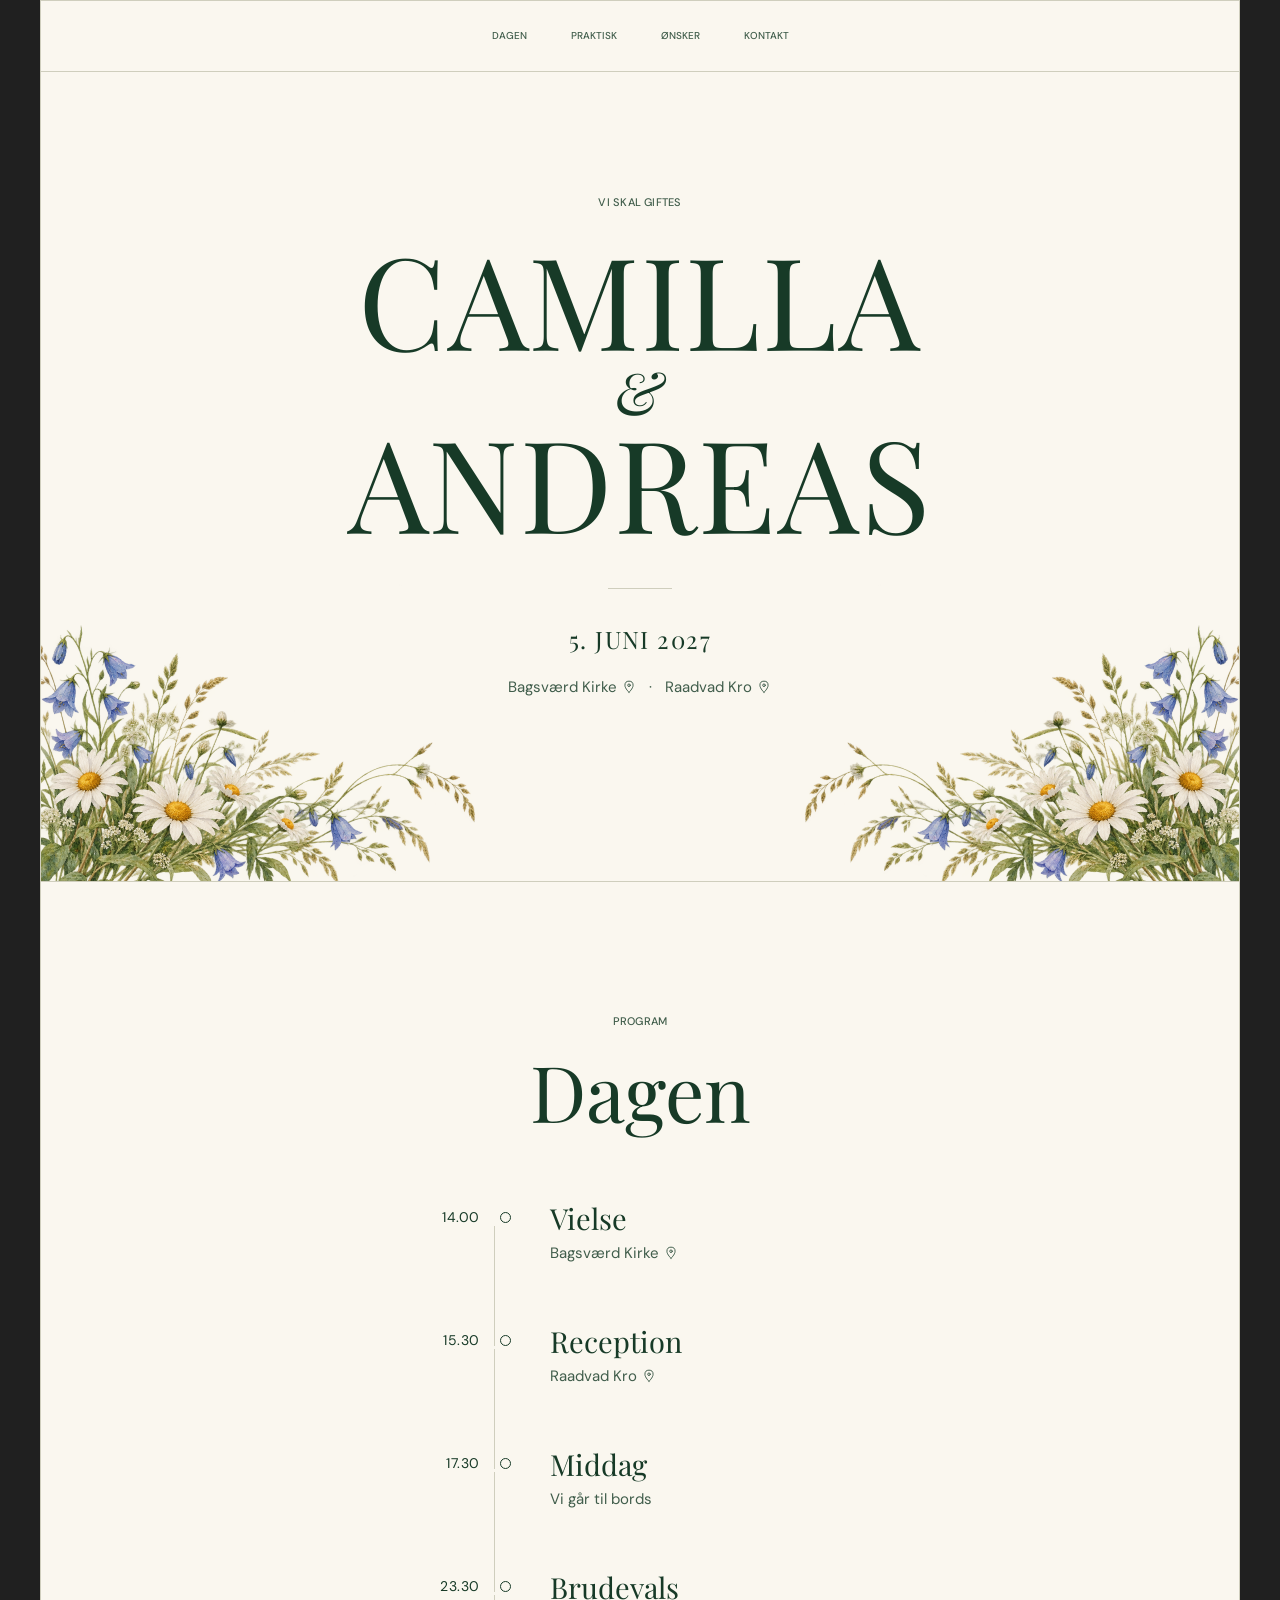
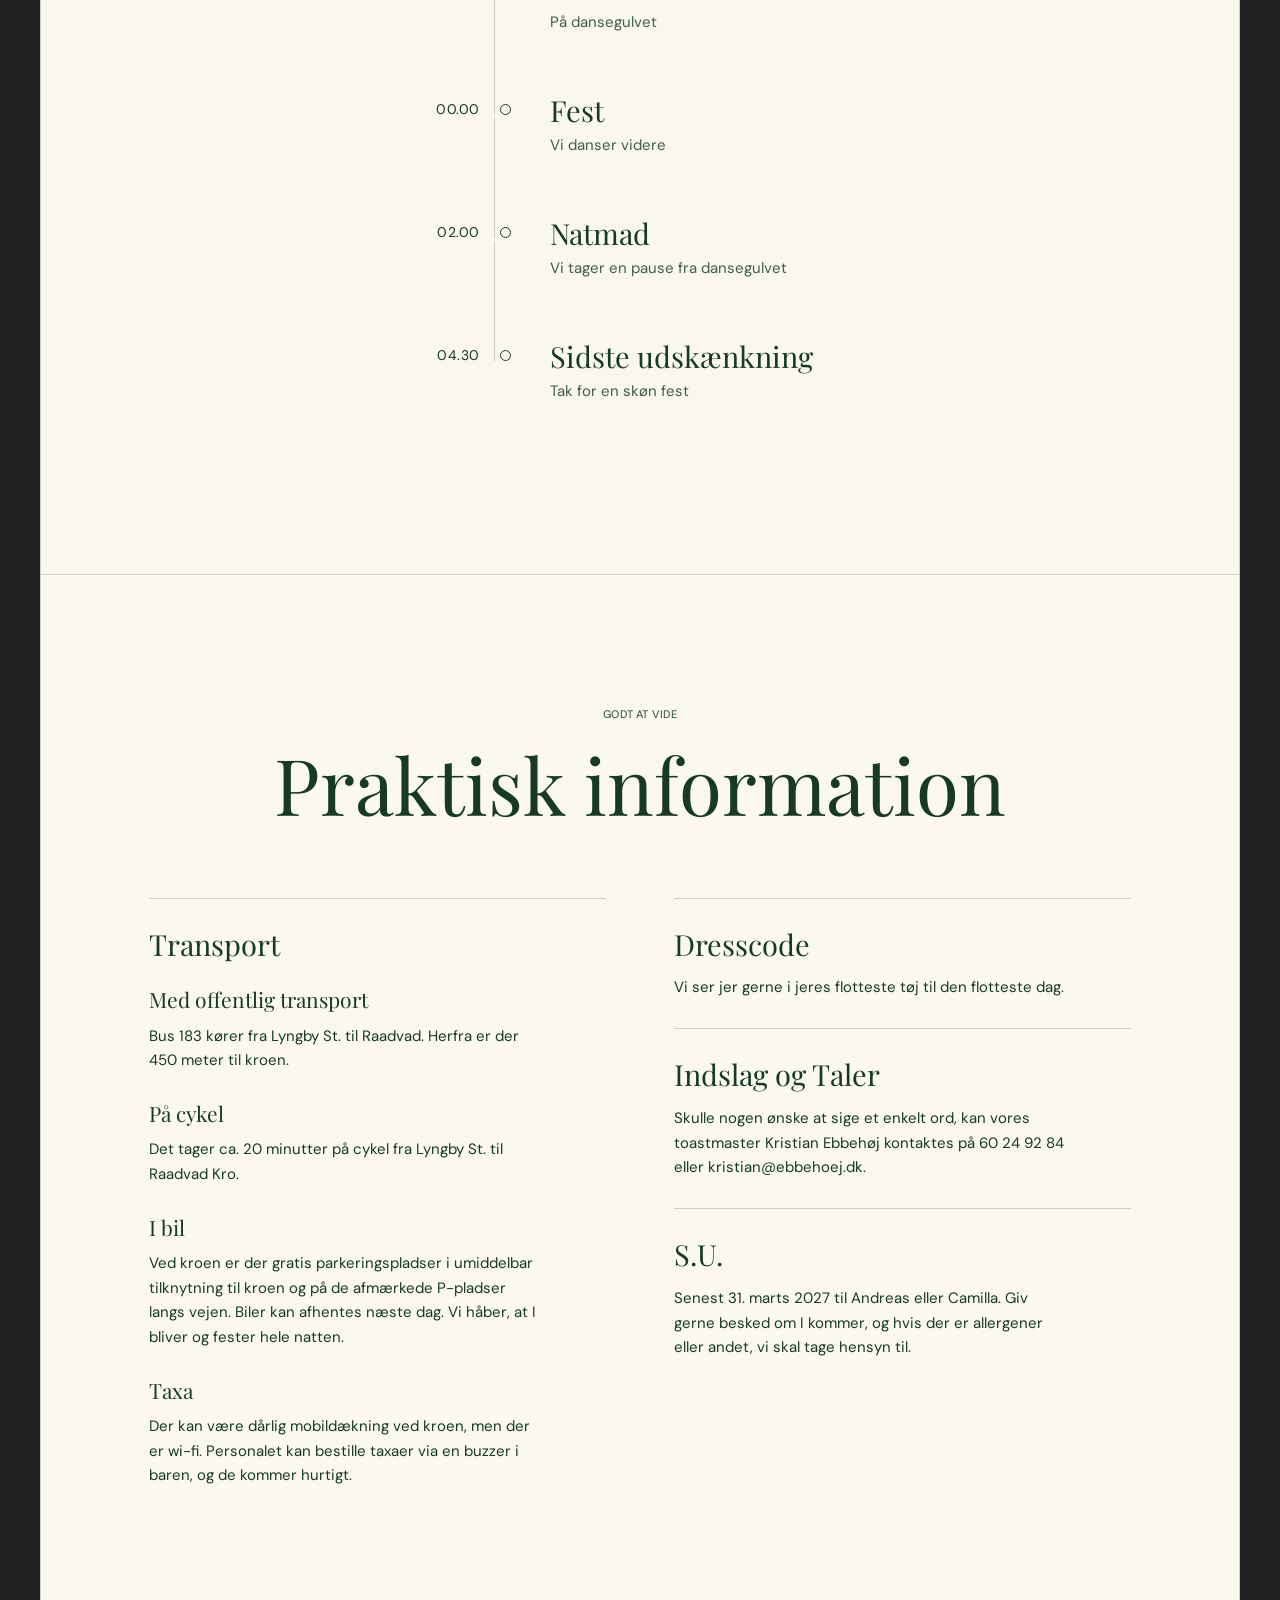
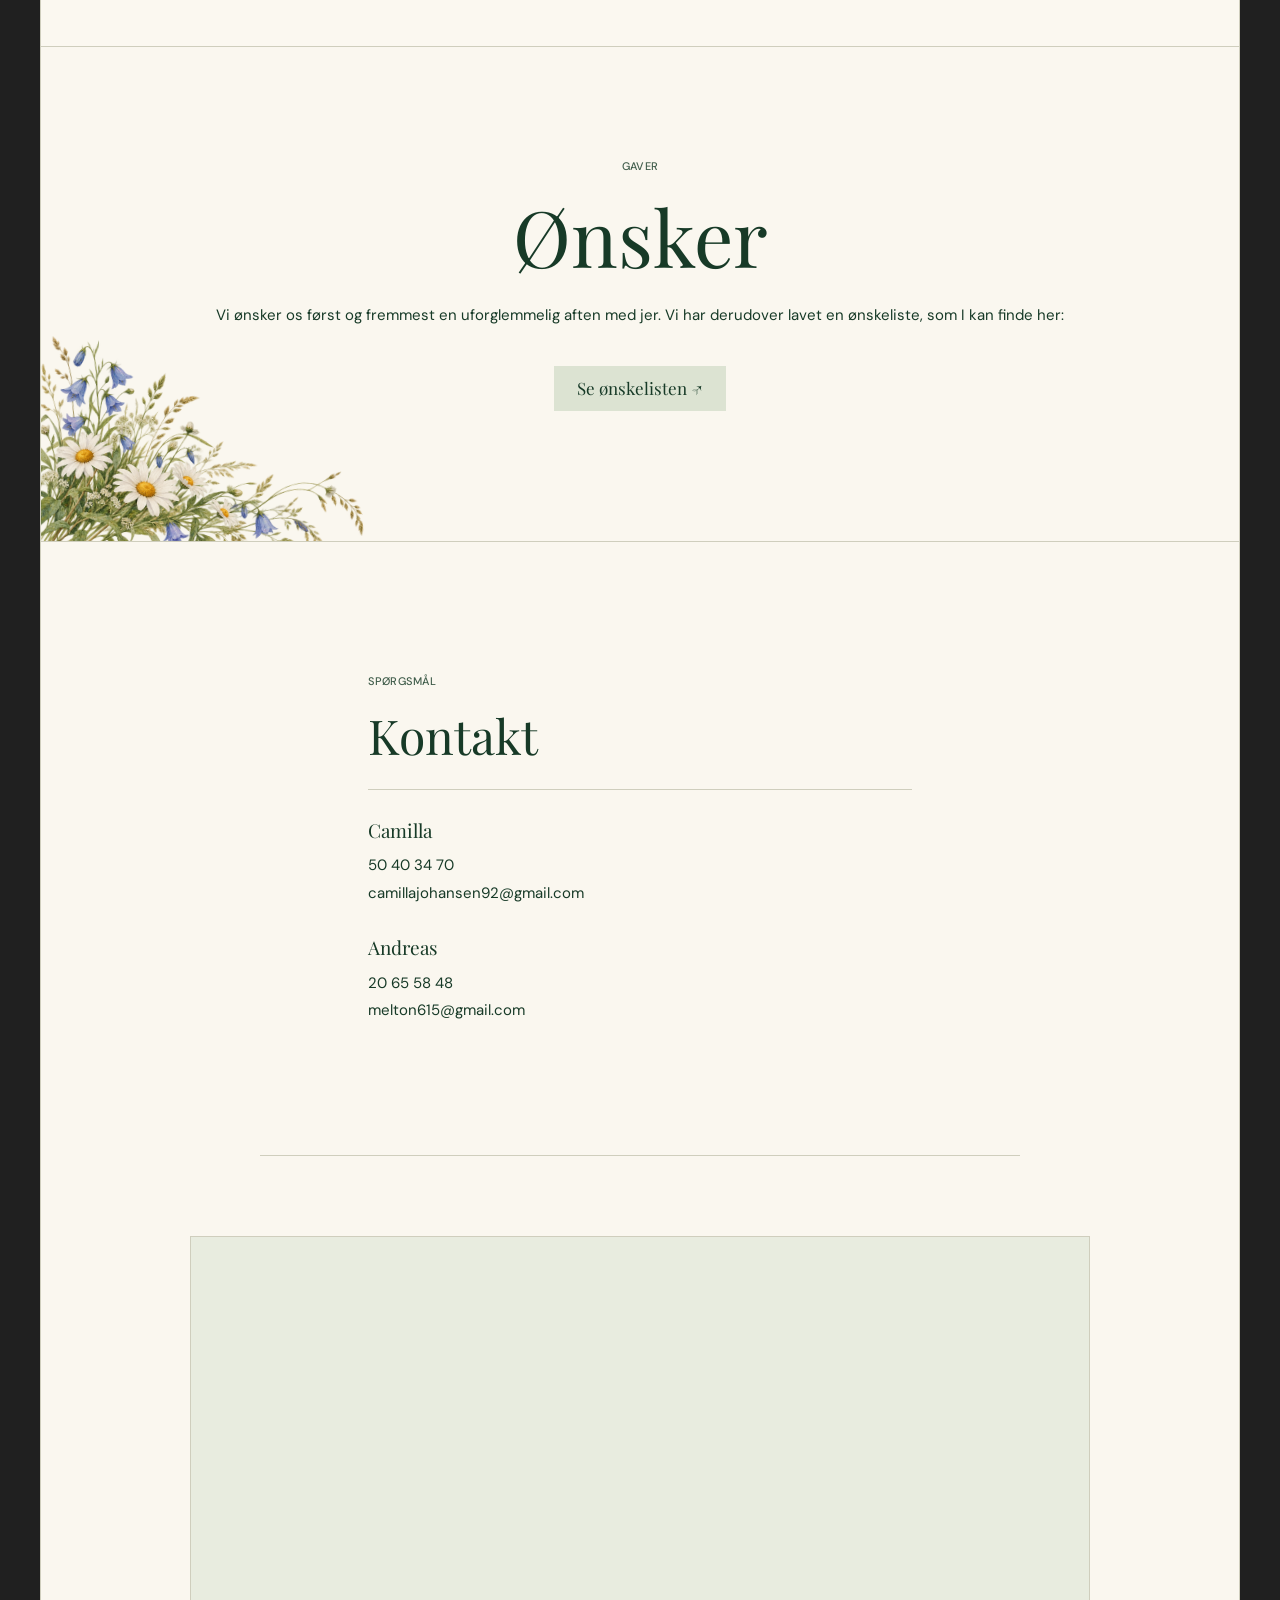
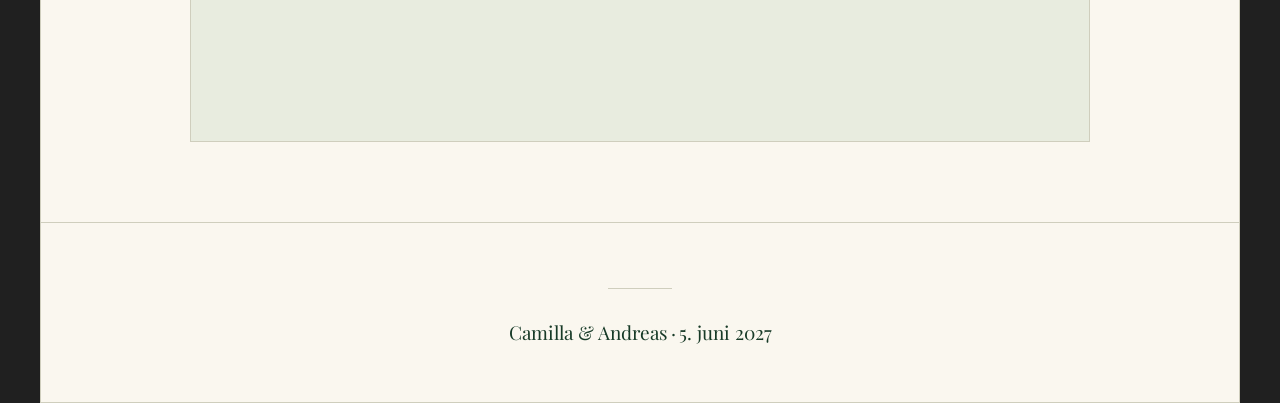
<file: index.html>
<!doctype html>
<html lang="da">
<head>
  <meta charset="UTF-8"><meta name="viewport" content="width=device-width, initial-scale=1">
  <meta name="description" content="Bryllupshjemmeside for Camilla & Andreas">
  <title>Camilla & Andreas · 5. juni 2027</title>
  <link rel="preconnect" href="https://fonts.googleapis.com"><link rel="preconnect" href="https://fonts.gstatic.com" crossorigin>
  <link href="https://fonts.googleapis.com/css2?family=DM+Sans:wght@400;500&family=Playfair+Display:ital,wght@0,400;0,500;1,400&display=swap" rel="stylesheet">
  <link rel="stylesheet" href="style.css">
</head>
<body>
  <header id="top" class="site-header"><nav aria-label="Hovedmenu"><a href="#dagen">Dagen</a><a href="#praktisk">Praktisk</a><a href="#onsker">Ønsker</a><a href="#kontakt">Kontakt</a></nav></header>
  <main>
    <section class="hero" aria-labelledby="couple">
      <img class="floral floral-left" src="meadow-flowers.png" alt="">
      <img class="floral floral-right" src="meadow-flowers.png" alt="">
      <div class="hero-content"><p class="label" id="introduction"></p><h1 id="couple"><span id="first-name"></span><em>&amp;</em><span id="second-name"></span></h1><span class="rule"></span><p class="date" id="date"></p><p class="venues"><a id="ceremony-link"></a><b>·</b><a id="reception-link"></a></p></div>
    </section>
    <section class="section timeline-section" id="dagen"><p class="label">Program</p><h2>Dagen</h2><div class="timeline" id="timeline"></div></section>
    <section class="section practical-section" id="praktisk"><p class="label">Godt at vide</p><h2>Praktisk information</h2><div class="practical-layout"><section class="transport-column"><h3>Transport</h3><div class="transport-list" id="transport-list"></div></section><div class="practical-grid" id="practical-grid"></div></div></section>
    <section class="section wishes-section" id="onsker"><p class="label">Gaver</p><h2>Ønsker</h2><p id="wish-copy"></p><a class="wish-button" id="wishes-link" target="_blank" rel="noreferrer">Se ønskelisten ↗</a><img class="floral floral-wishes" src="meadow-flowers.png" alt=""></section>
    <section class="section contact-section" id="kontakt"><div><p class="label">Spørgsmål</p><h2>Kontakt</h2><div class="contact-list" id="contacts"></div></div></section>
    <section class="video-section" aria-label="Video">
      <div class="video-frame"><iframe src="https://www.youtube.com/embed/B5HRYsRECOU" title="Jeg glæder mig!" allow="accelerometer; autoplay; clipboard-write; encrypted-media; gyroscope; picture-in-picture; web-share" referrerpolicy="strict-origin-when-cross-origin" allowfullscreen></iframe></div>
    </section>
  </main>
  <footer><span class="rule"></span><p><span id="footer-couple"></span><b>·</b><span id="footer-date"></span></p></footer>
  <script src="content.js"></script><script src="main.js"></script>
</body></html>
</file>
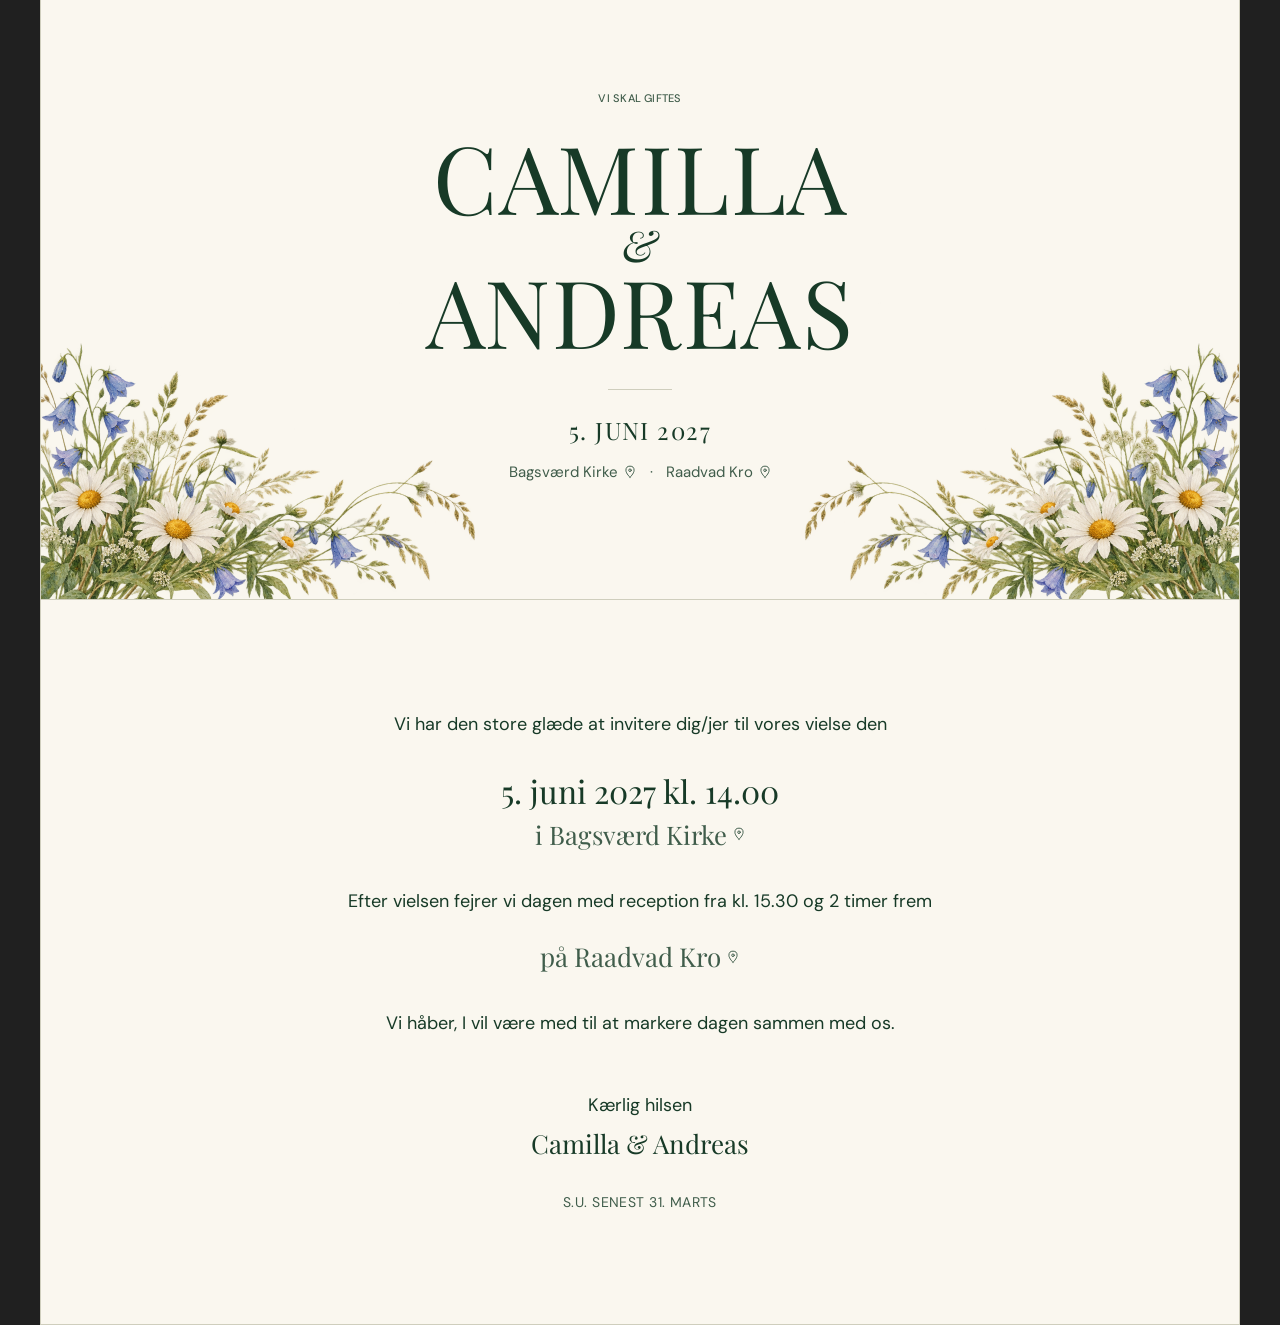
<file: reception/index.html>
<!doctype html>
<html lang="da">
<head>
  <meta charset="UTF-8"><meta name="viewport" content="width=device-width, initial-scale=1">
  <meta name="description" content="Invitation til vielse og reception for Camilla & Andreas">
  <title>Camilla & Andreas · Vielse og reception</title>
  <link rel="preconnect" href="https://fonts.googleapis.com"><link rel="preconnect" href="https://fonts.gstatic.com" crossorigin>
  <link href="https://fonts.googleapis.com/css2?family=DM+Sans:wght@400;500&family=Playfair+Display:ital,wght@0,400;0,500;1,400&display=swap" rel="stylesheet">
  <link rel="stylesheet" href="../style.css"><link rel="stylesheet" href="/reception/reception.css?v=20261028-5">
</head>
<body>
  <main>
    <section class="hero reception-hero" aria-labelledby="couple">
      <img class="floral floral-left" src="../meadow-flowers.png" alt="">
      <img class="floral floral-right" src="../meadow-flowers.png" alt="">
      <div class="hero-content">
        <p class="label">Vi skal giftes</p>
        <h1 id="couple"><span>CAMILLA</span><em>&amp;</em><span>ANDREAS</span></h1>
        <span class="rule"></span>
        <p class="date">5. JUNI 2027</p>
        <p class="venues"><a class="map-link" href="https://www.google.com/maps/search/?api=1&amp;query=Bagsv%C3%A6rd+Kirke" target="_blank" rel="noreferrer" title="Åbn Bagsværd Kirke i Google Maps"><span>Bagsværd Kirke</span><svg class="map-icon" viewBox="0 0 24 24" aria-hidden="true"><path d="M12 21s7-6.2 7-12A7 7 0 1 0 5 9c0 5.8 7 12 7 12Z"/><circle cx="12" cy="9" r="2.2"/></svg></a><b>·</b><a class="map-link" href="https://maps.app.goo.gl/bSJp3nUbBpWtcBUN6" target="_blank" rel="noreferrer" title="Åbn Raadvad Kro i Google Maps"><span>Raadvad Kro</span><svg class="map-icon" viewBox="0 0 24 24" aria-hidden="true"><path d="M12 21s7-6.2 7-12A7 7 0 1 0 5 9c0 5.8 7 12 7 12Z"/><circle cx="12" cy="9" r="2.2"/></svg></a></p>
      </div>
    </section>

    <section class="section reception-invitation" aria-label="Invitation">
      <div class="invitation-copy">
        <p>Vi har den store glæde at invitere dig/jer til vores vielse den</p>
        <p class="invitation-event">5. juni 2027 kl. 14.00<br><a class="map-link" href="https://www.google.com/maps/search/?api=1&amp;query=Bagsv%C3%A6rd+Kirke" target="_blank" rel="noreferrer" title="Åbn Bagsværd Kirke i Google Maps"><span>i Bagsværd Kirke</span><svg class="map-icon" viewBox="0 0 24 24" aria-hidden="true"><path d="M12 21s7-6.2 7-12A7 7 0 1 0 5 9c0 5.8 7 12 7 12Z"/><circle cx="12" cy="9" r="2.2"/></svg></a></p>
        <p>Efter vielsen fejrer vi dagen med reception fra kl. 15.30 og 2 timer frem</p>
        <p class="invitation-place"><a class="map-link" href="https://maps.app.goo.gl/bSJp3nUbBpWtcBUN6" target="_blank" rel="noreferrer" title="Åbn Raadvad Kro i Google Maps"><span>på Raadvad Kro</span><svg class="map-icon" viewBox="0 0 24 24" aria-hidden="true"><path d="M12 21s7-6.2 7-12A7 7 0 1 0 5 9c0 5.8 7 12 7 12Z"/><circle cx="12" cy="9" r="2.2"/></svg></a></p>
        <p>Vi håber, I vil være med til at markere dagen sammen med os.</p>
        <div class="invitation-signature">
          <p>Kærlig hilsen</p>
          <p>Camilla &amp; Andreas</p>
          <p class="invitation-rsvp">S.U. senest 31. marts</p>
        </div>
      </div>
    </section>
  </main>
</body>
</html>
</file>
<file: style.css>
:root{--ink:#173a27;--cream:#faf7ef;--line:#cfcebd;--muted:#405d4b}*{box-sizing:border-box}html{scroll-behavior:smooth}body{margin:0;background:#202020;color:var(--ink);font:15px/1.65 "DM Sans",sans-serif}body>*{background:var(--cream);max-width:1200px;margin:auto;border-left:1px solid var(--line);border-right:1px solid var(--line)}a{color:inherit;text-decoration:none}a:hover{text-decoration:underline;text-underline-offset:4px}h1,h2,h3,p{margin:0}h1,h2,h3{font-family:"Playfair Display",serif;font-weight:400;line-height:1.06}.site-header{height:72px;border-top:1px solid var(--line);border-bottom:1px solid var(--line);display:grid;place-items:center}nav{display:flex;gap:44px;text-transform:uppercase;font-size:10px;font-weight:500}nav a{color:var(--muted)}.hero{min-height:810px;position:relative;display:grid;place-items:center;overflow:hidden;border-bottom:1px solid var(--line)}.hero-content{position:relative;z-index:1;text-align:center;margin-top:-60px}.label{text-transform:uppercase;font-size:11px;letter-spacing:.02em;font-weight:500;color:var(--muted);margin-bottom:20px}.hero h1{display:grid;font-size:clamp(64px,10vw,132px);letter-spacing:.015em}.hero h1 em{font-size:.46em;line-height:.8;font-style:italic;font-weight:400}.rule{display:block;width:64px;height:1px;background:var(--line);margin:38px auto}.date{font:400 24px/1 "Playfair Display",serif;letter-spacing:.06em}.venues{display:flex;align-items:center;justify-content:center;gap:10px;margin-top:24px;color:var(--muted)}.venues b,footer b{font-weight:400;margin:0 3px}.map-icon{width:14px;height:14px;fill:none;stroke:currentColor;stroke-width:1.65;stroke-linecap:round;stroke-linejoin:round;flex:none}.venues a,.map-link{display:inline-flex;align-items:center;gap:5px}.venues a:hover,.map-link:hover{color:#0f4b79;text-decoration:none}.floral{position:absolute;pointer-events:none;mix-blend-mode:multiply;z-index:0}.floral-left{width:470px;left:-35px;bottom:-24px;transform:rotate(-6deg)}.floral-right{width:470px;right:-35px;bottom:-24px;transform:scaleX(-1) rotate(-6deg)}.section{min-height:610px;padding:130px 9%;border-bottom:1px solid var(--line)}.section>.label,.section>h2{text-align:center}.section h2{font-size:clamp(48px,6.7vw,78px)}.timeline-section{padding-bottom:110px;background:var(--cream)}.timeline{max-width:610px;margin:70px auto 0}.timeline-item{display:grid;grid-template-columns:145px 30px 1fr;gap:20px;min-height:123px;position:relative}.timeline-item:not(:last-child):after{content:"";position:absolute;width:1px;background:var(--line);left:159px;top:23px;bottom:-20px}.timeline-item time{text-align:right;padding-top:3px;font-size:14px;text-transform:uppercase;letter-spacing:.04em}.dot{width:11px;height:11px;border:1px solid var(--ink);border-radius:50%;background:var(--cream);margin-top:9px;z-index:1}.timeline-item h3,.practical-grid h3,.contact-list h3{font-size:29px}.timeline-item p{margin-top:7px;color:var(--muted)}.practical-section{background:#fbf8f0}.practical-layout{display:grid;grid-template-columns:1fr 1fr;gap:68px;margin-top:72px}.transport-column{border-top:1px solid var(--line)}.transport-column>h3{font-size:29px;padding:30px 0 28px}.transport-list article{padding:0 0 28px}.transport-list h4{font:400 21px/1.15 "Playfair Display",serif;margin:0}.transport-list p{margin-top:12px;max-width:390px}.practical-grid{display:block}.practical-grid article{padding:30px 0 28px;border-top:1px solid var(--line)}.practical-grid h3{font-size:29px}.practical-grid p{margin-top:16px;max-width:390px}.wishes-section{position:relative;overflow:hidden;min-height:480px;text-align:center;padding-top:110px}.wishes-section>p:not(.label){margin:25px auto 0}.wish-button{display:inline-block;margin-top:38px;padding:14px 23px;background:#dce3d2;color:var(--ink);font:400 17px/1 "Playfair Display",serif;text-decoration:none}.wish-button:hover{background:#cdd9c5;text-decoration:none}.floral-wishes{width:350px;left:-16px;bottom:-28px;transform:rotate(4deg)}.video-section{padding:80px 9%;border-bottom:1px solid var(--line)}.video-frame{max-width:900px;margin:auto;aspect-ratio:16/9;border:1px solid var(--line);background:#e8ecdf}.video-frame iframe{display:block;width:100%;height:100%;border:0}.contact-section{max-width:760px;margin:auto;min-height:430px}.contact-section .label{text-align:left}.contact-section h2{font-size:48px;border-bottom:1px solid var(--line);padding-bottom:28px}.contact-list article{margin-top:30px}.contact-list h3{font-size:19px}.contact-list p{margin-top:12px;line-height:1.85}footer{min-height:180px;text-align:center;padding:55px 20px;border-bottom:1px solid var(--line)}footer .rule{margin:10px auto 34px}footer p{font:400 19px/1 "Playfair Display",serif}@media(max-width:700px){body{background:var(--cream)}.site-header{height:60px}nav{gap:20px;font-size:9px}.hero{min-height:680px}.hero-content{margin-top:-45px}.hero h1{font-size:clamp(58px,18vw,92px)}.venues{gap:7px;font-size:13px;flex-wrap:wrap}.floral-left{width:210px;left:-25px;bottom:-12px}.floral-right{width:210px;right:-25px;bottom:-12px}.section{padding:90px 7%;min-height:auto}.video-section{padding:55px 7%}.timeline{margin-top:58px}.timeline-item{grid-template-columns:94px 24px 1fr;gap:12px;min-height:111px}.timeline-item:not(:last-child):after{left:105px}.timeline-item h3,.practical-grid h3{font-size:25px}.practical-layout{grid-template-columns:1fr;gap:0;margin-top:55px}.transport-column{margin-bottom:26px}.contact-section{min-height:auto}.contact-section h2{font-size:43px}.contact-list h3{font-size:20px}.wishes-section{min-height:440px}.floral-wishes{width:190px;left:-15px;bottom:-12px}.date{font-size:20px}}
</file>
<file: reception/reception.css>
.reception-invitation{min-height:720px;display:grid;place-items:center;text-align:center;padding-top:110px;padding-bottom:110px}.invitation-copy{max-width:660px;font-size:18px}.invitation-copy>p{margin:0 auto 24px}.invitation-event{font:400 32px/1.28 "Playfair Display",serif!important;margin:31px auto 34px!important}.invitation-event>span{font-size:.8em;color:var(--muted)}.invitation-event .map-link{font-size:.8em;color:var(--muted);margin-top:2px}.invitation-place{font:400 26px/1.3 "Playfair Display",serif!important;margin:0 auto 35px!important;color:var(--muted)}.invitation-place .map-link{color:inherit}.invitation-signature{margin-top:52px}.invitation-signature p{margin:0}.invitation-signature p:nth-child(2){font:400 26px/1.25 "Playfair Display",serif;margin-top:8px}.invitation-rsvp{margin-top:30px!important;color:var(--muted);font-size:14px;text-transform:uppercase;letter-spacing:.03em}.reception-invitation .map-link:hover{color:#0f4b79;text-decoration:none}@media(max-width:700px){.reception-invitation{min-height:620px;padding:80px 8%}.invitation-copy{font-size:16px}.invitation-event{font-size:28px!important;margin:28px auto 31px!important}.invitation-place{font-size:24px!important;margin-bottom:31px!important}.invitation-signature{margin-top:44px}}.reception-hero{min-height:600px}.reception-hero .hero-content{margin-top:-25px}.reception-hero h1{font-size:clamp(54px,8vw,94px)}.reception-hero .rule{margin:28px auto}.reception-hero .venues{margin-top:18px}.invitation-copy{margin-left:auto;margin-right:auto;text-align:center}.invitation-copy>p,.invitation-signature p{text-align:center}@media(max-width:700px){.reception-hero{min-height:540px}.reception-hero .hero-content{margin-top:-15px}.reception-hero h1{font-size:clamp(52px,16vw,80px)}}.reception-invitation,.reception-invitation .invitation-copy,.reception-invitation .invitation-copy p,.reception-invitation .invitation-signature,.reception-invitation .invitation-signature p{text-align:center!important}
</file>
